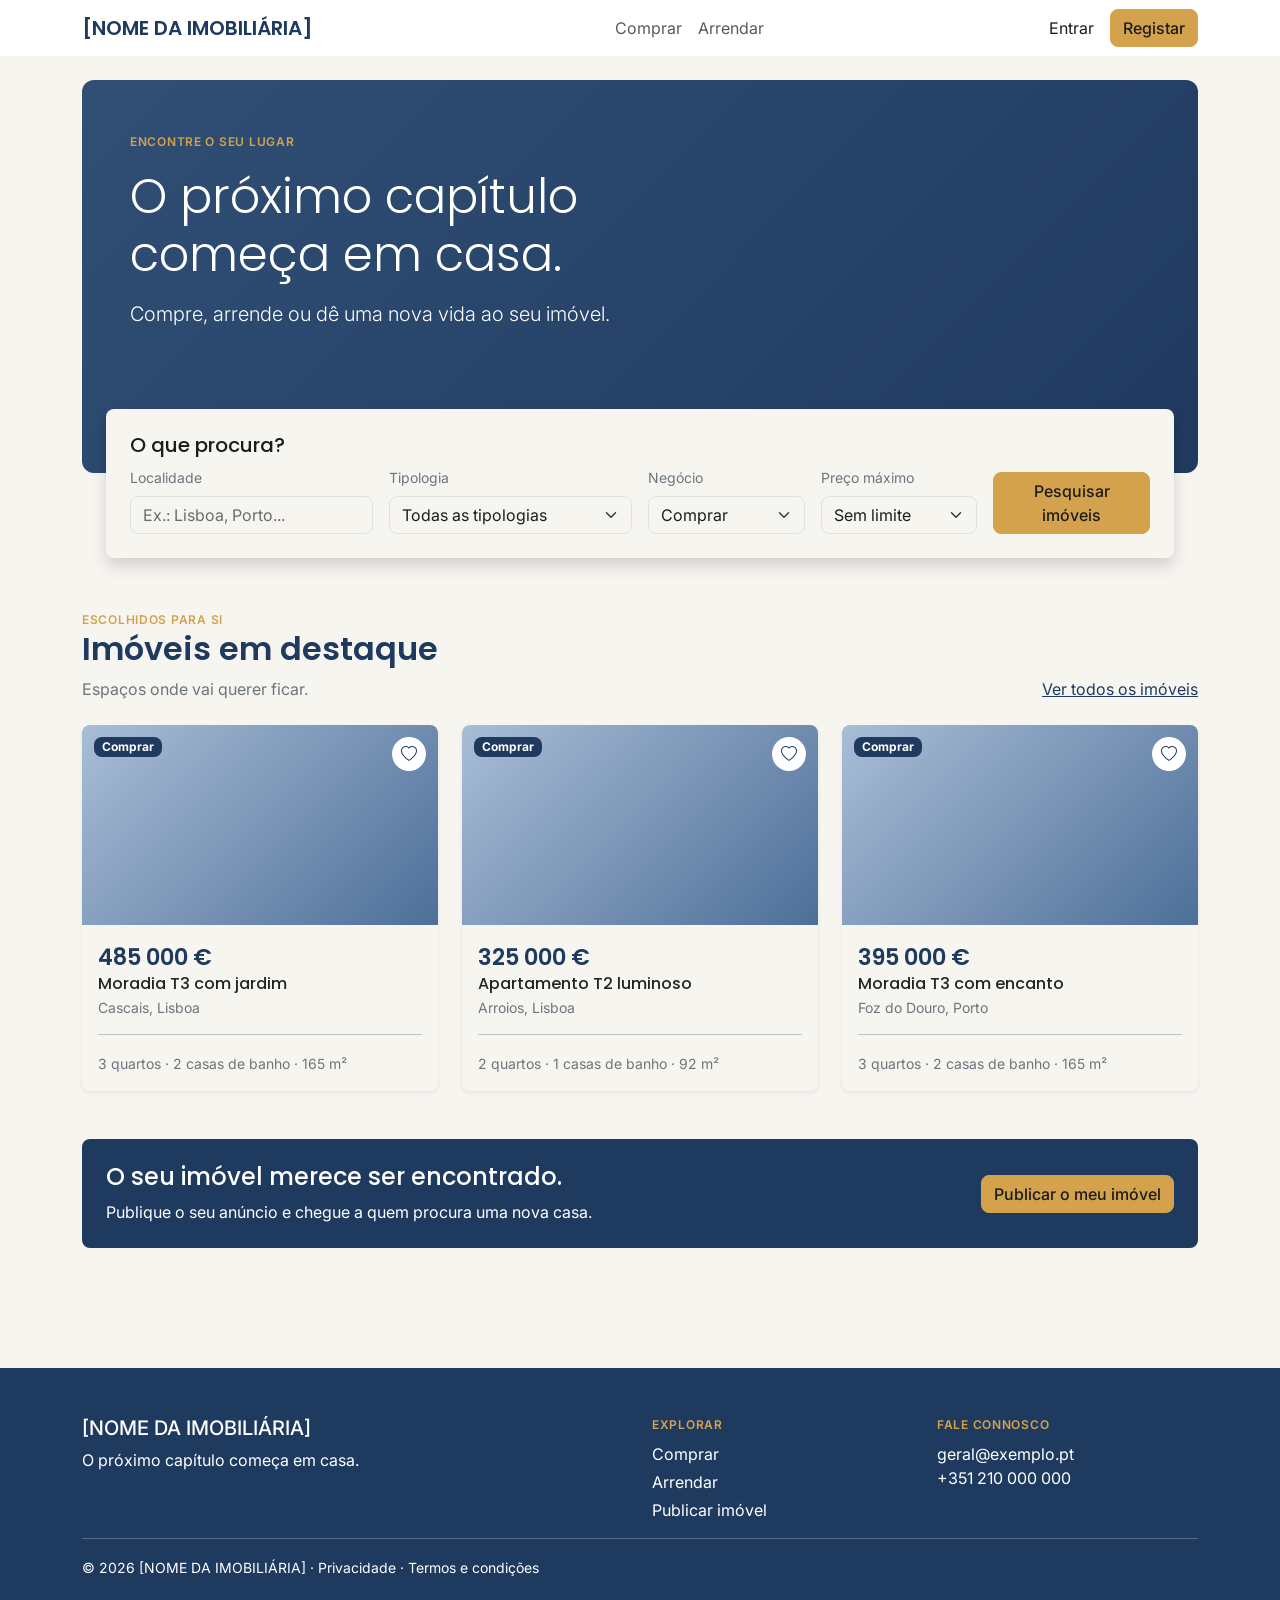
<file: imobiliaria/imobiliaria/index.html>
<!doctype html>
<html lang="pt-PT">
<head>
<meta charset="utf-8">
<meta name="viewport" content="width=device-width, initial-scale=1">
<title>Início · [NOME DA IMOBILIÁRIA]</title>
<link href="https://fonts.googleapis.com/css2?family=Inter:wght@400;500&family=Poppins:wght@500;600&display=swap" rel="stylesheet">
<link href="https://cdn.jsdelivr.net/npm/bootstrap@5.3.3/dist/css/bootstrap.min.css" rel="stylesheet">
<link href="https://cdn.jsdelivr.net/npm/bootstrap-icons@1.11.3/font/bootstrap-icons.min.css" rel="stylesheet">
<link href="css/estilo.css" rel="stylesheet">
</head>
<body>

<nav class="navbar navbar-expand-lg bg-white sticky-top">
  <div class="container">
    <a class="navbar-brand" href="index.html">[NOME DA IMOBILIÁRIA]</a>
    <button class="navbar-toggler" data-bs-toggle="collapse" data-bs-target="#menu" aria-label="Abrir menu"><span class="navbar-toggler-icon"></span></button>
    <div class="collapse navbar-collapse" id="menu">
      <ul class="navbar-nav mx-lg-auto">
        <li class="nav-item"><a class="nav-link" href="imoveis.html">Comprar</a></li>
        <li class="nav-item"><a class="nav-link" href="imoveis.html">Arrendar</a></li>
      </ul>
      <div class="d-flex align-items-center gap-3">
        <a class="nav-link" href="entrar.html">Entrar</a>
        <a class="btn btn-ouro" href="registo.html">Registar</a>
      </div>
    </div>
  </div>
</nav>

<main class="container py-4">
<section>
  <div class="hero p-4 p-md-5 pb-5">
    <div class="pb-5">
      <span class="eyebrow">Encontre o seu lugar</span>
      <h1 class="display-5 my-3">O próximo capítulo<br>começa em casa.</h1>
      <p class="lead mb-5">Compre, arrende ou dê uma nova vida ao seu imóvel.</p>
    </div>
  </div>
  <div class="card shadow border-0 p-4 mx-md-4 pesquisa">
    <h2 class="h5">O que procura?</h2>
    <form class="row g-3 align-items-end" onsubmit="location.href='imoveis.html';return false">
      <div class="col-md-3"><label class="form-label small text-secondary">Localidade</label><input class="form-control" placeholder="Ex.: Lisboa, Porto..."></div>
      <div class="col-md-3"><label class="form-label small text-secondary">Tipologia</label><select class="form-select"><option>Todas as tipologias<option>T1<option>T2<option>T3<option>Moradia</select></div>
      <div class="col-md-2"><label class="form-label small text-secondary">Negócio</label><select class="form-select"><option>Comprar<option>Arrendar</select></div>
      <div class="col-md-2"><label class="form-label small text-secondary">Preço máximo</label><select class="form-select"><option>Sem limite<option>300 000 €<option>600 000 €</select></div>
      <div class="col-md-2"><button class="btn btn-ouro w-100">Pesquisar imóveis</button></div>
    </form>
  </div>
  <div class="d-flex justify-content-between align-items-end mt-5 mb-4">
    <div><span class="eyebrow">Escolhidos para si</span><h2>Imóveis em destaque</h2><p class="text-secondary mb-0">Espaços onde vai querer ficar.</p></div>
    <a href="imoveis.html">Ver todos os imóveis</a>
  </div>
  <div class="row row-cols-1 row-cols-md-3 g-4" id="destaques"></div>
  <div class="bg-primary text-white rounded-3 p-4 d-md-flex justify-content-between align-items-center my-5">
    <div><h2 class="h4 text-white">O seu imóvel merece ser encontrado.</h2><p class="mb-0">Publique o seu anúncio e chegue a quem procura uma nova casa.</p></div>
    <a href="registo.html" class="btn btn-ouro mt-3 mt-md-0">Publicar o meu imóvel</a>
  </div>
</section>
</main>

<footer class="py-5 mt-5">
  <div class="container">
    <div class="row g-4">
      <div class="col-md-6"><div class="h5 text-white">[NOME DA IMOBILIÁRIA]</div><p class="mb-0">O próximo capítulo começa em casa.</p></div>
      <div class="col-6 col-md-3"><div class="eyebrow mb-2">Explorar</div><a class="d-block mb-1" href="imoveis.html">Comprar</a><a class="d-block mb-1" href="imoveis.html">Arrendar</a><a class="d-block" href="registo.html">Publicar imóvel</a></div>
      <div class="col-6 col-md-3"><div class="eyebrow mb-2">Fale connosco</div><div>geral@exemplo.pt</div><div>+351 210 000 000</div></div>
    </div>
    <hr><small>© 2026 [NOME DA IMOBILIÁRIA] · <a href="index.html">Privacidade</a> · <a href="index.html">Termos e condições</a></small>
  </div>
</footer>

<script src="https://cdn.jsdelivr.net/npm/bootstrap@5.3.3/dist/js/bootstrap.bundle.min.js"></script>
<script src="js/app.js"></script>
</body>
</html>
</file>
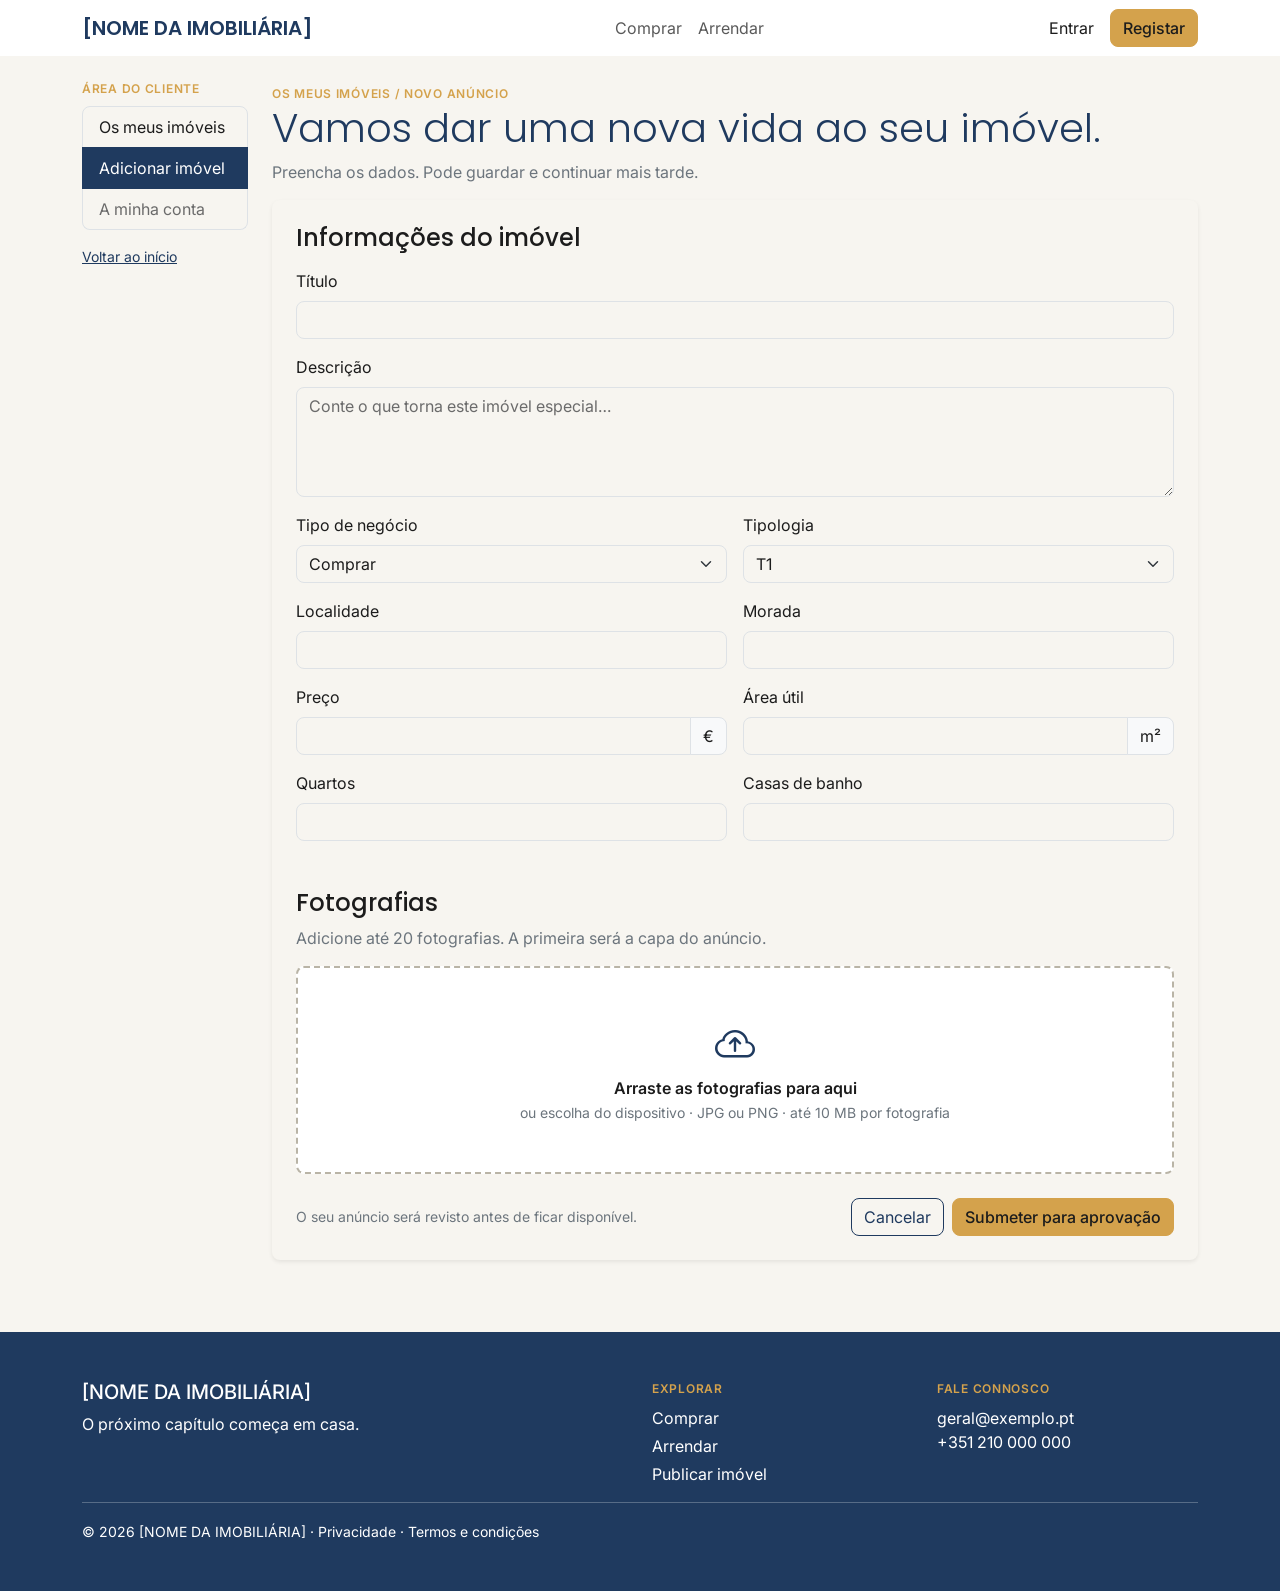
<file: imobiliaria/imobiliaria/adicionar.html>
<!doctype html>
<html lang="pt-PT">
<head>
<meta charset="utf-8">
<meta name="viewport" content="width=device-width, initial-scale=1">
<title>Adicionar imóvel · [NOME DA IMOBILIÁRIA]</title>
<link href="https://fonts.googleapis.com/css2?family=Inter:wght@400;500&family=Poppins:wght@500;600&display=swap" rel="stylesheet">
<link href="https://cdn.jsdelivr.net/npm/bootstrap@5.3.3/dist/css/bootstrap.min.css" rel="stylesheet">
<link href="https://cdn.jsdelivr.net/npm/bootstrap-icons@1.11.3/font/bootstrap-icons.min.css" rel="stylesheet">
<link href="css/estilo.css" rel="stylesheet">
</head>
<body>

<nav class="navbar navbar-expand-lg bg-white sticky-top">
  <div class="container">
    <a class="navbar-brand" href="index.html">[NOME DA IMOBILIÁRIA]</a>
    <button class="navbar-toggler" data-bs-toggle="collapse" data-bs-target="#menu" aria-label="Abrir menu"><span class="navbar-toggler-icon"></span></button>
    <div class="collapse navbar-collapse" id="menu">
      <ul class="navbar-nav mx-lg-auto">
        <li class="nav-item"><a class="nav-link" href="imoveis.html">Comprar</a></li>
        <li class="nav-item"><a class="nav-link" href="imoveis.html">Arrendar</a></li>
      </ul>
      <div class="d-flex align-items-center gap-3">
        <a class="nav-link" href="entrar.html">Entrar</a>
        <a class="btn btn-ouro" href="registo.html">Registar</a>
      </div>
    </div>
  </div>
</nav>

<main class="container py-4">
<section>
  <div class="row g-4">
    <aside class="col-lg-3 col-xl-2 menu"></aside>
    <div class="col-lg-9 col-xl-10">
      <span class="eyebrow">Os meus imóveis / Novo anúncio</span>
      <h1 class="display-6">Vamos dar uma nova vida ao seu imóvel.</h1>
      <p class="text-secondary">Preencha os dados. Pode guardar e continuar mais tarde.</p>
      <form class="card border-0 shadow-sm p-4" data-to="modal" novalidate>
        <h2 class="h4 mb-3">Informações do imóvel</h2>
        <div class="row g-3">
          <div class="col-12"><label class="form-label">Título</label><input class="form-control" required></div>
          <div class="col-12"><label class="form-label">Descrição</label><textarea class="form-control" rows="4" placeholder="Conte o que torna este imóvel especial…" required></textarea></div>
          <div class="col-md-6"><label class="form-label">Tipo de negócio</label><select class="form-select"><option>Comprar<option>Arrendar</select></div>
          <div class="col-md-6"><label class="form-label">Tipologia</label><select class="form-select"><option>T1<option>T2<option>T3<option>Moradia</select></div>
          <div class="col-md-6"><label class="form-label">Localidade</label><input class="form-control" required></div>
          <div class="col-md-6"><label class="form-label">Morada</label><input class="form-control" required></div>
          <div class="col-md-6"><label class="form-label">Preço</label><div class="input-group"><input type="number" min="0" class="form-control" required><span class="input-group-text">€</span></div></div>
          <div class="col-md-6"><label class="form-label">Área útil</label><div class="input-group"><input type="number" min="0" class="form-control" required><span class="input-group-text">m²</span></div></div>
          <div class="col-md-6"><label class="form-label">Quartos</label><input type="number" min="0" class="form-control" required></div>
          <div class="col-md-6"><label class="form-label">Casas de banho</label><input type="number" min="0" class="form-control" required></div>
        </div>
        <h2 class="h4 mt-5">Fotografias</h2>
        <p class="text-secondary">Adicione até 20 fotografias. A primeira será a capa do anúncio.</p>
        <label class="dropzone d-block text-center p-5 rounded-3 bg-white">
          <i class="bi bi-cloud-arrow-up fs-1 text-primary"></i>
          <div class="fw-semibold">Arraste as fotografias para aqui</div>
          <small class="text-secondary">ou escolha do dispositivo · JPG ou PNG · até 10 MB por fotografia</small>
          <input type="file" class="d-none" multiple accept="image/jpeg,image/png">
        </label>
        <div class="d-md-flex justify-content-between align-items-center mt-4">
          <small class="text-secondary">O seu anúncio será revisto antes de ficar disponível.</small>
          <div class="d-flex gap-2 mt-3 mt-md-0"><a href="painel.html" class="btn btn-outline-primary">Cancelar</a><button class="btn btn-ouro">Submeter para aprovação</button></div>
        </div>
      </form>
    </div>
  </div>
</section>
</main>

<footer class="py-5 mt-5">
  <div class="container">
    <div class="row g-4">
      <div class="col-md-6"><div class="h5 text-white">[NOME DA IMOBILIÁRIA]</div><p class="mb-0">O próximo capítulo começa em casa.</p></div>
      <div class="col-6 col-md-3"><div class="eyebrow mb-2">Explorar</div><a class="d-block mb-1" href="imoveis.html">Comprar</a><a class="d-block mb-1" href="imoveis.html">Arrendar</a><a class="d-block" href="registo.html">Publicar imóvel</a></div>
      <div class="col-6 col-md-3"><div class="eyebrow mb-2">Fale connosco</div><div>geral@exemplo.pt</div><div>+351 210 000 000</div></div>
    </div>
    <hr><small>© 2026 [NOME DA IMOBILIÁRIA] · <a href="index.html">Privacidade</a> · <a href="index.html">Termos e condições</a></small>
  </div>
</footer>

<div class="modal fade" id="mEnviado" tabindex="-1"><div class="modal-dialog modal-dialog-centered"><div class="modal-content p-3">
  <div class="modal-body text-center">
    <i class="bi bi-check-circle-fill display-4" style="color:var(--ouro)"></i>
    <h2 class="h4 mt-2">Anúncio enviado!</h2>
    <p>O seu imóvel está pendente de aprovação.<br>Vamos revê-lo antes de o publicar.</p>
    <p class="small text-secondary">Pode acompanhar o estado no seu painel.</p>
    <a href="painel.html" class="btn btn-primary w-100" data-bs-dismiss="modal">Ver os meus imóveis</a>
  </div>
</div></div></div>

<script src="https://cdn.jsdelivr.net/npm/bootstrap@5.3.3/dist/js/bootstrap.bundle.min.js"></script>
<script src="js/app.js"></script>
</body>
</html>
</file>
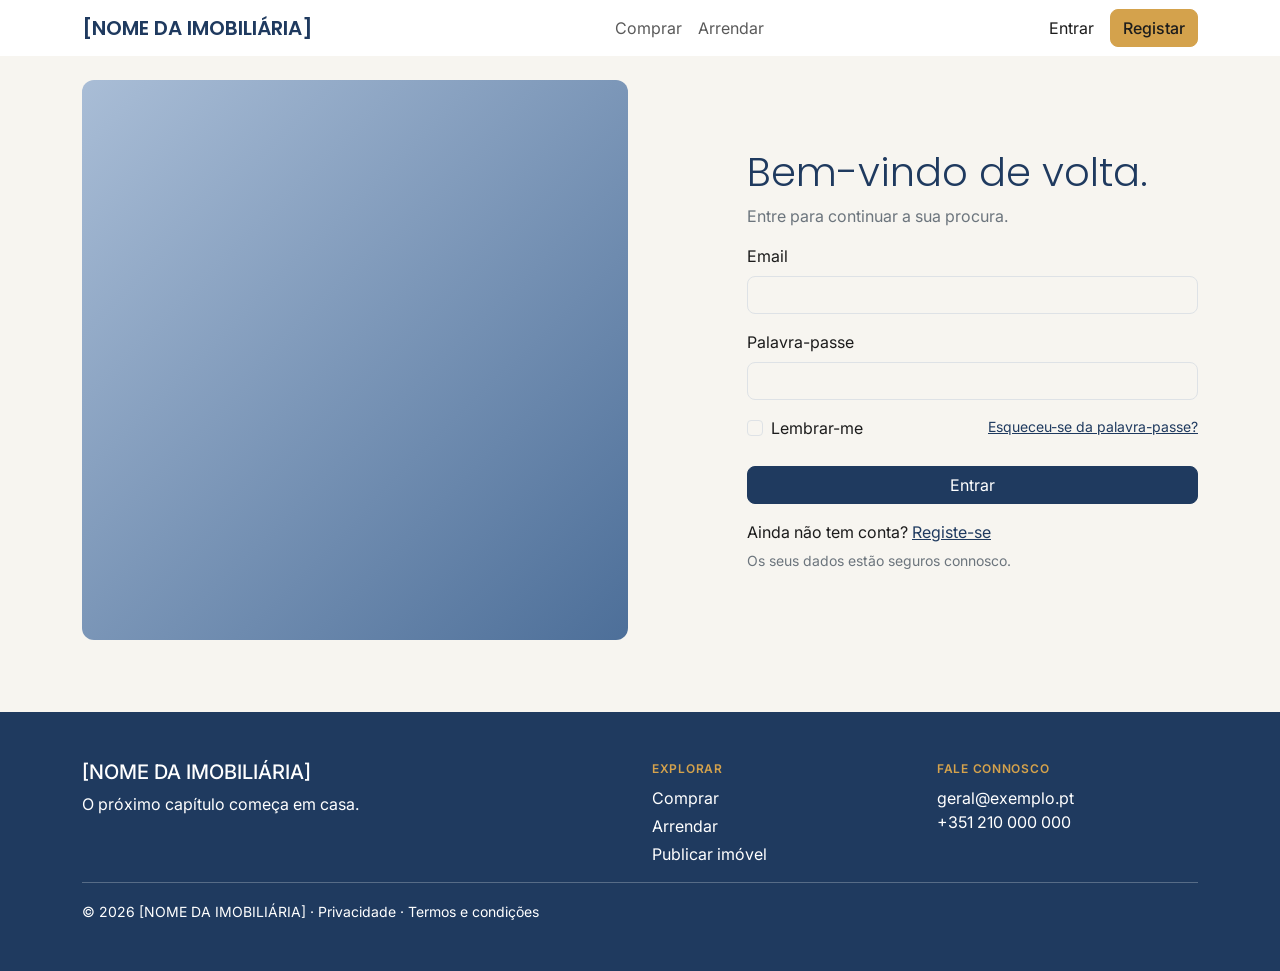
<file: imobiliaria/imobiliaria/entrar.html>
<!doctype html>
<html lang="pt-PT">
<head>
<meta charset="utf-8">
<meta name="viewport" content="width=device-width, initial-scale=1">
<title>Entrar · [NOME DA IMOBILIÁRIA]</title>
<link href="https://fonts.googleapis.com/css2?family=Inter:wght@400;500&family=Poppins:wght@500;600&display=swap" rel="stylesheet">
<link href="https://cdn.jsdelivr.net/npm/bootstrap@5.3.3/dist/css/bootstrap.min.css" rel="stylesheet">
<link href="https://cdn.jsdelivr.net/npm/bootstrap-icons@1.11.3/font/bootstrap-icons.min.css" rel="stylesheet">
<link href="css/estilo.css" rel="stylesheet">
</head>
<body>

<nav class="navbar navbar-expand-lg bg-white sticky-top">
  <div class="container">
    <a class="navbar-brand" href="index.html">[NOME DA IMOBILIÁRIA]</a>
    <button class="navbar-toggler" data-bs-toggle="collapse" data-bs-target="#menu" aria-label="Abrir menu"><span class="navbar-toggler-icon"></span></button>
    <div class="collapse navbar-collapse" id="menu">
      <ul class="navbar-nav mx-lg-auto">
        <li class="nav-item"><a class="nav-link" href="imoveis.html">Comprar</a></li>
        <li class="nav-item"><a class="nav-link" href="imoveis.html">Arrendar</a></li>
      </ul>
      <div class="d-flex align-items-center gap-3">
        <a class="nav-link" href="entrar.html">Entrar</a>
        <a class="btn btn-ouro" href="registo.html">Registar</a>
      </div>
    </div>
  </div>
</nav>

<main class="container py-4">
<section>
  <div class="row align-items-center g-4">
    <div class="col-lg-6 d-none d-lg-block"><div class="foto" style="height:560px;border-radius:.75rem"></div></div>
    <div class="col-lg-5 offset-lg-1">
      <h1 class="display-6">Bem-vindo de volta.</h1>
      <p class="text-secondary">Entre para continuar a sua procura.</p>
      <form data-to="painel.html" novalidate>
        <div class="mb-3"><label class="form-label">Email</label><input type="email" class="form-control" required></div>
        <div class="mb-3"><label class="form-label">Palavra-passe</label><input type="password" class="form-control" required></div>
        <div class="d-flex justify-content-between mb-4">
          <div class="form-check"><input class="form-check-input" type="checkbox" id="lembrar"><label class="form-check-label" for="lembrar">Lembrar-me</label></div>
          <a href="entrar.html" class="small">Esqueceu-se da palavra-passe?</a>
        </div>
        <button class="btn btn-primary w-100 mb-3">Entrar</button>
        <p class="mb-1">Ainda não tem conta? <a href="registo.html">Registe-se</a></p>
        <small class="text-secondary">Os seus dados estão seguros connosco.</small>
      </form>
    </div>
  </div>
</section>
</main>

<footer class="py-5 mt-5">
  <div class="container">
    <div class="row g-4">
      <div class="col-md-6"><div class="h5 text-white">[NOME DA IMOBILIÁRIA]</div><p class="mb-0">O próximo capítulo começa em casa.</p></div>
      <div class="col-6 col-md-3"><div class="eyebrow mb-2">Explorar</div><a class="d-block mb-1" href="imoveis.html">Comprar</a><a class="d-block mb-1" href="imoveis.html">Arrendar</a><a class="d-block" href="registo.html">Publicar imóvel</a></div>
      <div class="col-6 col-md-3"><div class="eyebrow mb-2">Fale connosco</div><div>geral@exemplo.pt</div><div>+351 210 000 000</div></div>
    </div>
    <hr><small>© 2026 [NOME DA IMOBILIÁRIA] · <a href="index.html">Privacidade</a> · <a href="index.html">Termos e condições</a></small>
  </div>
</footer>

<script src="https://cdn.jsdelivr.net/npm/bootstrap@5.3.3/dist/js/bootstrap.bundle.min.js"></script>
<script src="js/app.js"></script>
</body>
</html>
</file>
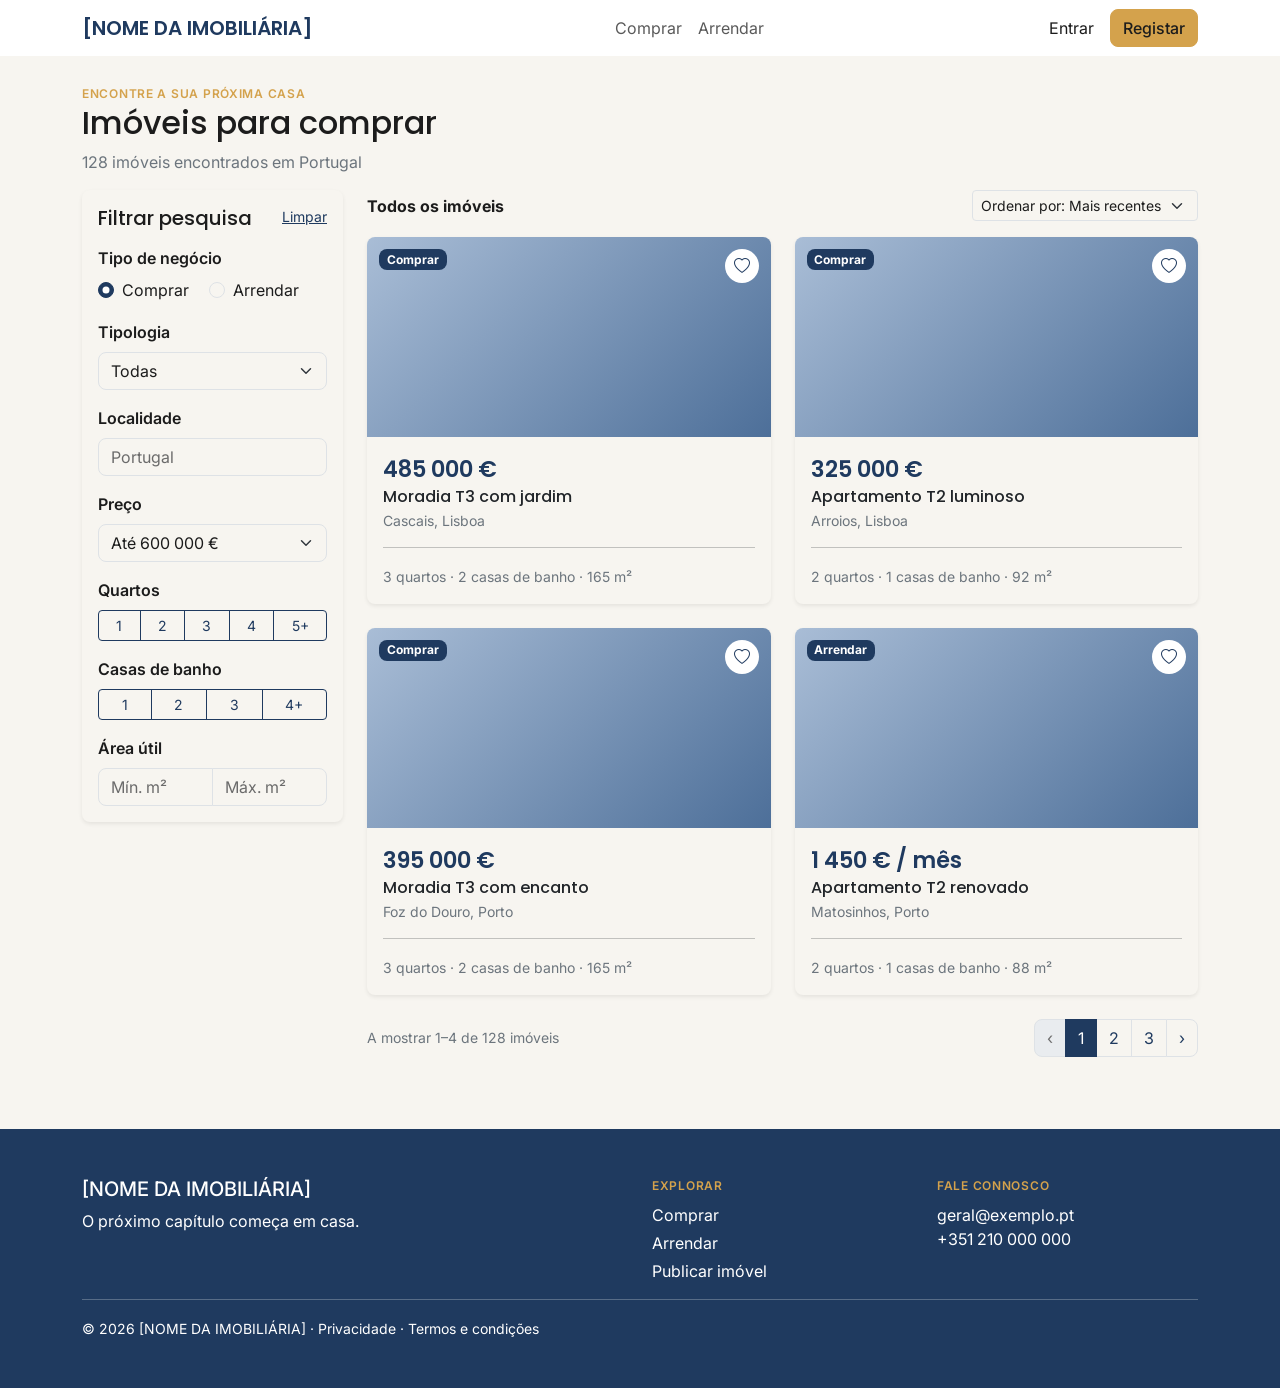
<file: imobiliaria/imobiliaria/imoveis.html>
<!doctype html>
<html lang="pt-PT">
<head>
<meta charset="utf-8">
<meta name="viewport" content="width=device-width, initial-scale=1">
<title>Imóveis · [NOME DA IMOBILIÁRIA]</title>
<link href="https://fonts.googleapis.com/css2?family=Inter:wght@400;500&family=Poppins:wght@500;600&display=swap" rel="stylesheet">
<link href="https://cdn.jsdelivr.net/npm/bootstrap@5.3.3/dist/css/bootstrap.min.css" rel="stylesheet">
<link href="https://cdn.jsdelivr.net/npm/bootstrap-icons@1.11.3/font/bootstrap-icons.min.css" rel="stylesheet">
<link href="css/estilo.css" rel="stylesheet">
</head>
<body>

<nav class="navbar navbar-expand-lg bg-white sticky-top">
  <div class="container">
    <a class="navbar-brand" href="index.html">[NOME DA IMOBILIÁRIA]</a>
    <button class="navbar-toggler" data-bs-toggle="collapse" data-bs-target="#menu" aria-label="Abrir menu"><span class="navbar-toggler-icon"></span></button>
    <div class="collapse navbar-collapse" id="menu">
      <ul class="navbar-nav mx-lg-auto">
        <li class="nav-item"><a class="nav-link" href="imoveis.html">Comprar</a></li>
        <li class="nav-item"><a class="nav-link" href="imoveis.html">Arrendar</a></li>
      </ul>
      <div class="d-flex align-items-center gap-3">
        <a class="nav-link" href="entrar.html">Entrar</a>
        <a class="btn btn-ouro" href="registo.html">Registar</a>
      </div>
    </div>
  </div>
</nav>

<main class="container py-4">
<section>
  <span class="eyebrow">Encontre a sua próxima casa</span>
  <h1 class="h2">Imóveis para comprar</h1>
  <p class="text-secondary">128 imóveis encontrados em Portugal</p>
  <button class="btn btn-outline-primary d-lg-none mb-3" data-bs-toggle="collapse" data-bs-target="#filtros"><i class="bi bi-sliders"></i> Filtros</button>
  <div class="row g-4">
    <aside class="col-lg-3">
      <form id="filtros" class="collapse d-lg-block card border-0 shadow-sm p-3">
        <div class="d-flex justify-content-between mb-3"><h2 class="h5 mb-0">Filtrar pesquisa</h2><a href="imoveis.html" class="small">Limpar</a></div>
        <label class="form-label fw-semibold">Tipo de negócio</label>
        <div class="mb-3">
          <div class="form-check form-check-inline"><input class="form-check-input" type="radio" name="neg" id="n1" checked><label class="form-check-label" for="n1">Comprar</label></div>
          <div class="form-check form-check-inline"><input class="form-check-input" type="radio" name="neg" id="n2"><label class="form-check-label" for="n2">Arrendar</label></div>
        </div>
        <label class="form-label fw-semibold">Tipologia</label>
        <select class="form-select mb-3"><option>Todas<option>T1<option>T2<option>T3<option>Moradia</select>
        <label class="form-label fw-semibold">Localidade</label>
        <input class="form-control mb-3" placeholder="Portugal">
        <label class="form-label fw-semibold">Preço</label>
        <select class="form-select mb-3"><option>Até 600 000 €<option>Até 300 000 €<option>Sem limite</select>
        <label class="form-label fw-semibold">Quartos</label>
        <div class="btn-group w-100 mb-3" data-g="q:1,2,3,4,5+"></div>
        <label class="form-label fw-semibold">Casas de banho</label>
        <div class="btn-group w-100 mb-3" data-g="b:1,2,3,4+"></div>
        <label class="form-label fw-semibold">Área útil</label>
        <div class="input-group"><input class="form-control" placeholder="Mín. m²"><input class="form-control" placeholder="Máx. m²"></div>
      </form>
    </aside>
    <div class="col-lg-9">
      <div class="d-flex justify-content-between align-items-center mb-3">
        <strong>Todos os imóveis</strong>
        <select class="form-select form-select-sm w-auto"><option>Ordenar por: Mais recentes<option>Preço: mais baixo<option>Preço: mais alto</select>
      </div>
      <div class="row row-cols-1 row-cols-md-2 g-4" id="lista"></div>
      <nav class="d-flex justify-content-between align-items-center mt-4">
        <small class="text-secondary">A mostrar 1–4 de 128 imóveis</small>
        <ul class="pagination mb-0">
          <li class="page-item disabled"><a class="page-link">‹</a></li>
          <li class="page-item active"><a class="page-link" href="imoveis.html">1</a></li>
          <li class="page-item"><a class="page-link" href="imoveis.html">2</a></li>
          <li class="page-item"><a class="page-link" href="imoveis.html">3</a></li>
          <li class="page-item"><a class="page-link" href="imoveis.html">›</a></li>
        </ul>
      </nav>
    </div>
  </div>
</section>
</main>

<footer class="py-5 mt-5">
  <div class="container">
    <div class="row g-4">
      <div class="col-md-6"><div class="h5 text-white">[NOME DA IMOBILIÁRIA]</div><p class="mb-0">O próximo capítulo começa em casa.</p></div>
      <div class="col-6 col-md-3"><div class="eyebrow mb-2">Explorar</div><a class="d-block mb-1" href="imoveis.html">Comprar</a><a class="d-block mb-1" href="imoveis.html">Arrendar</a><a class="d-block" href="registo.html">Publicar imóvel</a></div>
      <div class="col-6 col-md-3"><div class="eyebrow mb-2">Fale connosco</div><div>geral@exemplo.pt</div><div>+351 210 000 000</div></div>
    </div>
    <hr><small>© 2026 [NOME DA IMOBILIÁRIA] · <a href="index.html">Privacidade</a> · <a href="index.html">Termos e condições</a></small>
  </div>
</footer>

<script src="https://cdn.jsdelivr.net/npm/bootstrap@5.3.3/dist/js/bootstrap.bundle.min.js"></script>
<script src="js/app.js"></script>
</body>
</html>
</file>
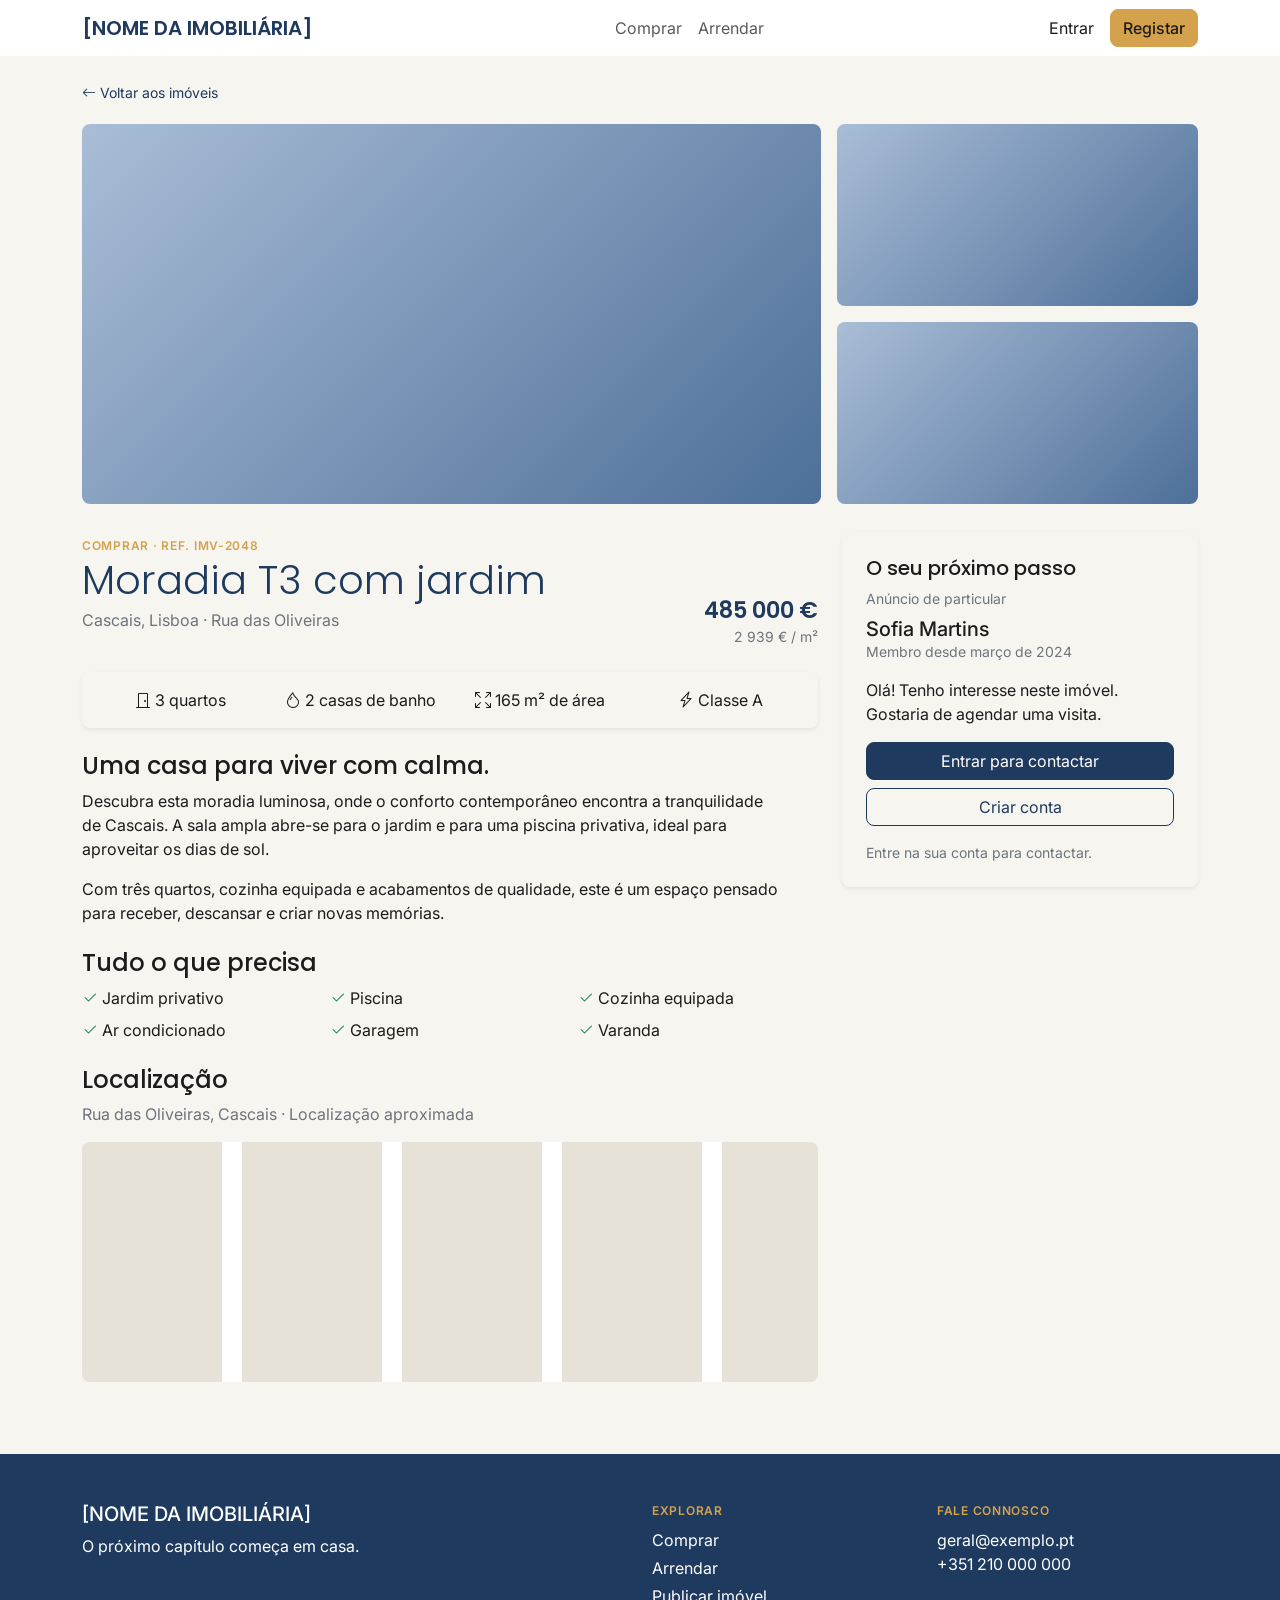
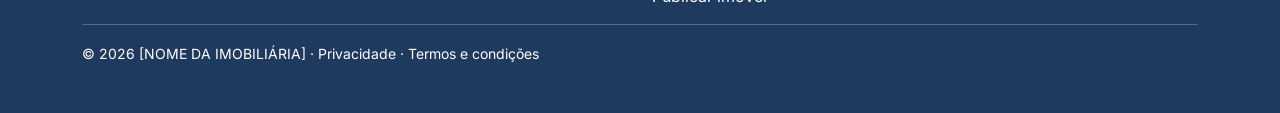
<file: imobiliaria/imobiliaria/imovel.html>
<!doctype html>
<html lang="pt-PT">
<head>
<meta charset="utf-8">
<meta name="viewport" content="width=device-width, initial-scale=1">
<title>Moradia T3 com jardim · [NOME DA IMOBILIÁRIA]</title>
<link href="https://fonts.googleapis.com/css2?family=Inter:wght@400;500&family=Poppins:wght@500;600&display=swap" rel="stylesheet">
<link href="https://cdn.jsdelivr.net/npm/bootstrap@5.3.3/dist/css/bootstrap.min.css" rel="stylesheet">
<link href="https://cdn.jsdelivr.net/npm/bootstrap-icons@1.11.3/font/bootstrap-icons.min.css" rel="stylesheet">
<link href="css/estilo.css" rel="stylesheet">
</head>
<body>

<nav class="navbar navbar-expand-lg bg-white sticky-top">
  <div class="container">
    <a class="navbar-brand" href="index.html">[NOME DA IMOBILIÁRIA]</a>
    <button class="navbar-toggler" data-bs-toggle="collapse" data-bs-target="#menu" aria-label="Abrir menu"><span class="navbar-toggler-icon"></span></button>
    <div class="collapse navbar-collapse" id="menu">
      <ul class="navbar-nav mx-lg-auto">
        <li class="nav-item"><a class="nav-link" href="imoveis.html">Comprar</a></li>
        <li class="nav-item"><a class="nav-link" href="imoveis.html">Arrendar</a></li>
      </ul>
      <div class="d-flex align-items-center gap-3">
        <a class="nav-link" href="entrar.html">Entrar</a>
        <a class="btn btn-ouro" href="registo.html">Registar</a>
      </div>
    </div>
  </div>
</nav>

<main class="container py-4">
<section>
  <a href="imoveis.html" class="small text-decoration-none"><i class="bi bi-arrow-left"></i> Voltar aos imóveis</a>
  <div class="row g-3 my-1">
    <div class="col-lg-8"><div class="foto" style="height:380px"></div></div>
    <div class="col-lg-4"><div class="row g-3">
      <div class="col-6 col-lg-12"><div class="foto" style="height:182px"></div></div>
      <div class="col-6 col-lg-12"><div class="foto" style="height:182px"></div></div>
    </div></div>
  </div>
  <div class="row g-4 mt-1">
    <div class="col-lg-8">
      <span class="eyebrow">Comprar · Ref. IMV-2048</span>
      <div class="d-md-flex justify-content-between align-items-end">
        <div><h1 class="display-6 mb-1">Moradia T3 com jardim</h1><p class="text-secondary">Cascais, Lisboa · Rua das Oliveiras</p></div>
        <div class="text-md-end"><div class="preco display-6">485 000 €</div><small class="text-secondary">2 939 € / m²</small></div>
      </div>
      <div class="card border-0 shadow-sm p-3 my-4"><div class="row row-cols-2 row-cols-md-4 g-3 text-center">
        <div class="col"><i class="bi bi-door-closed"></i> 3 quartos</div>
        <div class="col"><i class="bi bi-droplet"></i> 2 casas de banho</div>
        <div class="col"><i class="bi bi-arrows-fullscreen"></i> 165 m² de área</div>
        <div class="col"><i class="bi bi-lightning-charge"></i> Classe A</div>
      </div></div>
      <h2 class="h4">Uma casa para viver com calma.</h2>
      <p style="max-width:70ch">Descubra esta moradia luminosa, onde o conforto contemporâneo encontra a tranquilidade de Cascais. A sala ampla abre-se para o jardim e para uma piscina privativa, ideal para aproveitar os dias de sol.</p>
      <p style="max-width:70ch">Com três quartos, cozinha equipada e acabamentos de qualidade, este é um espaço pensado para receber, descansar e criar novas memórias.</p>
      <h2 class="h4 mt-4">Tudo o que precisa</h2>
      <ul class="list-unstyled row row-cols-2 row-cols-md-3 g-2" id="extras"></ul>
      <h2 class="h4 mt-4">Localização</h2>
      <p class="text-secondary">Rua das Oliveiras, Cascais · Localização aproximada</p>
      <div class="mapa"></div>
    </div>
    <div class="col-lg-4">
      <div class="card border-0 shadow-sm p-4 position-sticky" style="top:90px">
        <h2 class="h5">O seu próximo passo</h2>
        <small class="text-secondary">Anúncio de particular</small>
        <div class="h5 mb-0 mt-2">Sofia Martins</div>
        <small class="text-secondary">Membro desde março de 2024</small>
        <p class="my-3">Olá! Tenho interesse neste imóvel.<br>Gostaria de agendar uma visita.</p>
        <a href="entrar.html" class="btn btn-primary mb-2">Entrar para contactar</a>
        <a href="registo.html" class="btn btn-outline-primary">Criar conta</a>
        <small class="text-secondary mt-3">Entre na sua conta para contactar.</small>
      </div>
    </div>
  </div>
</section>
</main>

<footer class="py-5 mt-5">
  <div class="container">
    <div class="row g-4">
      <div class="col-md-6"><div class="h5 text-white">[NOME DA IMOBILIÁRIA]</div><p class="mb-0">O próximo capítulo começa em casa.</p></div>
      <div class="col-6 col-md-3"><div class="eyebrow mb-2">Explorar</div><a class="d-block mb-1" href="imoveis.html">Comprar</a><a class="d-block mb-1" href="imoveis.html">Arrendar</a><a class="d-block" href="registo.html">Publicar imóvel</a></div>
      <div class="col-6 col-md-3"><div class="eyebrow mb-2">Fale connosco</div><div>geral@exemplo.pt</div><div>+351 210 000 000</div></div>
    </div>
    <hr><small>© 2026 [NOME DA IMOBILIÁRIA] · <a href="index.html">Privacidade</a> · <a href="index.html">Termos e condições</a></small>
  </div>
</footer>

<script src="https://cdn.jsdelivr.net/npm/bootstrap@5.3.3/dist/js/bootstrap.bundle.min.js"></script>
<script src="js/app.js"></script>
</body>
</html>
</file>
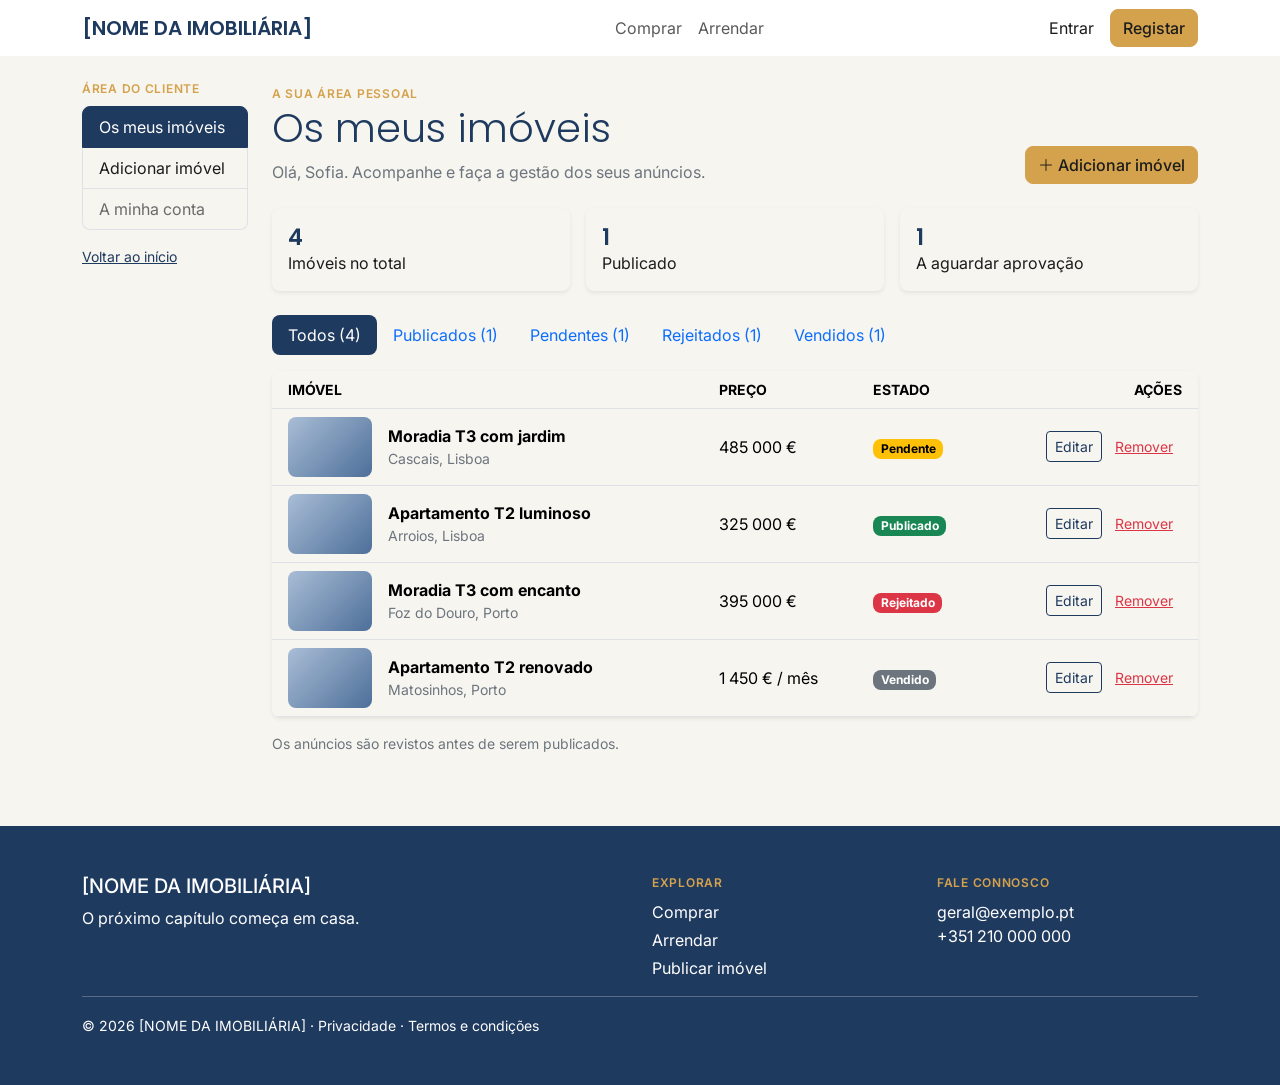
<file: imobiliaria/imobiliaria/painel.html>
<!doctype html>
<html lang="pt-PT">
<head>
<meta charset="utf-8">
<meta name="viewport" content="width=device-width, initial-scale=1">
<title>Os meus imóveis · [NOME DA IMOBILIÁRIA]</title>
<link href="https://fonts.googleapis.com/css2?family=Inter:wght@400;500&family=Poppins:wght@500;600&display=swap" rel="stylesheet">
<link href="https://cdn.jsdelivr.net/npm/bootstrap@5.3.3/dist/css/bootstrap.min.css" rel="stylesheet">
<link href="https://cdn.jsdelivr.net/npm/bootstrap-icons@1.11.3/font/bootstrap-icons.min.css" rel="stylesheet">
<link href="css/estilo.css" rel="stylesheet">
</head>
<body>

<nav class="navbar navbar-expand-lg bg-white sticky-top">
  <div class="container">
    <a class="navbar-brand" href="index.html">[NOME DA IMOBILIÁRIA]</a>
    <button class="navbar-toggler" data-bs-toggle="collapse" data-bs-target="#menu" aria-label="Abrir menu"><span class="navbar-toggler-icon"></span></button>
    <div class="collapse navbar-collapse" id="menu">
      <ul class="navbar-nav mx-lg-auto">
        <li class="nav-item"><a class="nav-link" href="imoveis.html">Comprar</a></li>
        <li class="nav-item"><a class="nav-link" href="imoveis.html">Arrendar</a></li>
      </ul>
      <div class="d-flex align-items-center gap-3">
        <a class="nav-link" href="entrar.html">Entrar</a>
        <a class="btn btn-ouro" href="registo.html">Registar</a>
      </div>
    </div>
  </div>
</nav>

<main class="container py-4">
<section>
  <div class="row g-4">
    <aside class="col-lg-3 col-xl-2 menu"></aside>
    <div class="col-lg-9 col-xl-10">
      <div class="d-md-flex justify-content-between align-items-end mb-4">
        <div><span class="eyebrow">A sua área pessoal</span><h1 class="display-6">Os meus imóveis</h1><p class="text-secondary mb-0">Olá, Sofia. Acompanhe e faça a gestão dos seus anúncios.</p></div>
        <a href="adicionar.html" class="btn btn-ouro mt-3 mt-md-0"><i class="bi bi-plus-lg"></i> Adicionar imóvel</a>
      </div>
      <div class="row g-3 mb-4">
        <div class="col-md-4"><div class="card border-0 shadow-sm p-3"><div class="preco display-6">4</div>Imóveis no total</div></div>
        <div class="col-md-4"><div class="card border-0 shadow-sm p-3"><div class="preco display-6">1</div>Publicado</div></div>
        <div class="col-md-4"><div class="card border-0 shadow-sm p-3"><div class="preco display-6">1</div>A aguardar aprovação</div></div>
      </div>
      <ul class="nav nav-pills flex-nowrap overflow-auto mb-3">
        <li class="nav-item"><a class="nav-link active" href="painel.html">Todos (4)</a></li>
        <li class="nav-item"><a class="nav-link" href="painel.html">Publicados (1)</a></li>
        <li class="nav-item"><a class="nav-link" href="painel.html">Pendentes (1)</a></li>
        <li class="nav-item"><a class="nav-link" href="painel.html">Rejeitados (1)</a></li>
        <li class="nav-item"><a class="nav-link" href="painel.html">Vendidos (1)</a></li>
      </ul>
      <div class="card border-0 shadow-sm table-responsive">
        <table class="table align-middle mb-0">
          <thead><tr class="small text-secondary"><th class="ps-3">IMÓVEL</th><th>PREÇO</th><th>ESTADO</th><th class="text-end pe-3">AÇÕES</th></tr></thead>
          <tbody id="linhas"></tbody>
        </table>
      </div>
      <small class="text-secondary d-block mt-3">Os anúncios são revistos antes de serem publicados.</small>
    </div>
  </div>
</section>
</main>

<footer class="py-5 mt-5">
  <div class="container">
    <div class="row g-4">
      <div class="col-md-6"><div class="h5 text-white">[NOME DA IMOBILIÁRIA]</div><p class="mb-0">O próximo capítulo começa em casa.</p></div>
      <div class="col-6 col-md-3"><div class="eyebrow mb-2">Explorar</div><a class="d-block mb-1" href="imoveis.html">Comprar</a><a class="d-block mb-1" href="imoveis.html">Arrendar</a><a class="d-block" href="registo.html">Publicar imóvel</a></div>
      <div class="col-6 col-md-3"><div class="eyebrow mb-2">Fale connosco</div><div>geral@exemplo.pt</div><div>+351 210 000 000</div></div>
    </div>
    <hr><small>© 2026 [NOME DA IMOBILIÁRIA] · <a href="index.html">Privacidade</a> · <a href="index.html">Termos e condições</a></small>
  </div>
</footer>

<div class="modal fade" id="mRemover" tabindex="-1"><div class="modal-dialog modal-dialog-centered"><div class="modal-content p-3">
  <div class="modal-body">
    <h2 class="h4">Remover este anúncio?</h2>
    <p>O anúncio deixará de estar disponível.<br>Esta ação não pode ser anulada.</p>
    <div class="d-grid gap-2"><button class="btn btn-outline-primary" data-bs-dismiss="modal">Cancelar</button><button class="btn btn-danger" data-bs-dismiss="modal">Remover anúncio</button></div>
  </div>
</div></div></div>

<script src="https://cdn.jsdelivr.net/npm/bootstrap@5.3.3/dist/js/bootstrap.bundle.min.js"></script>
<script src="js/app.js"></script>
</body>
</html>
</file>
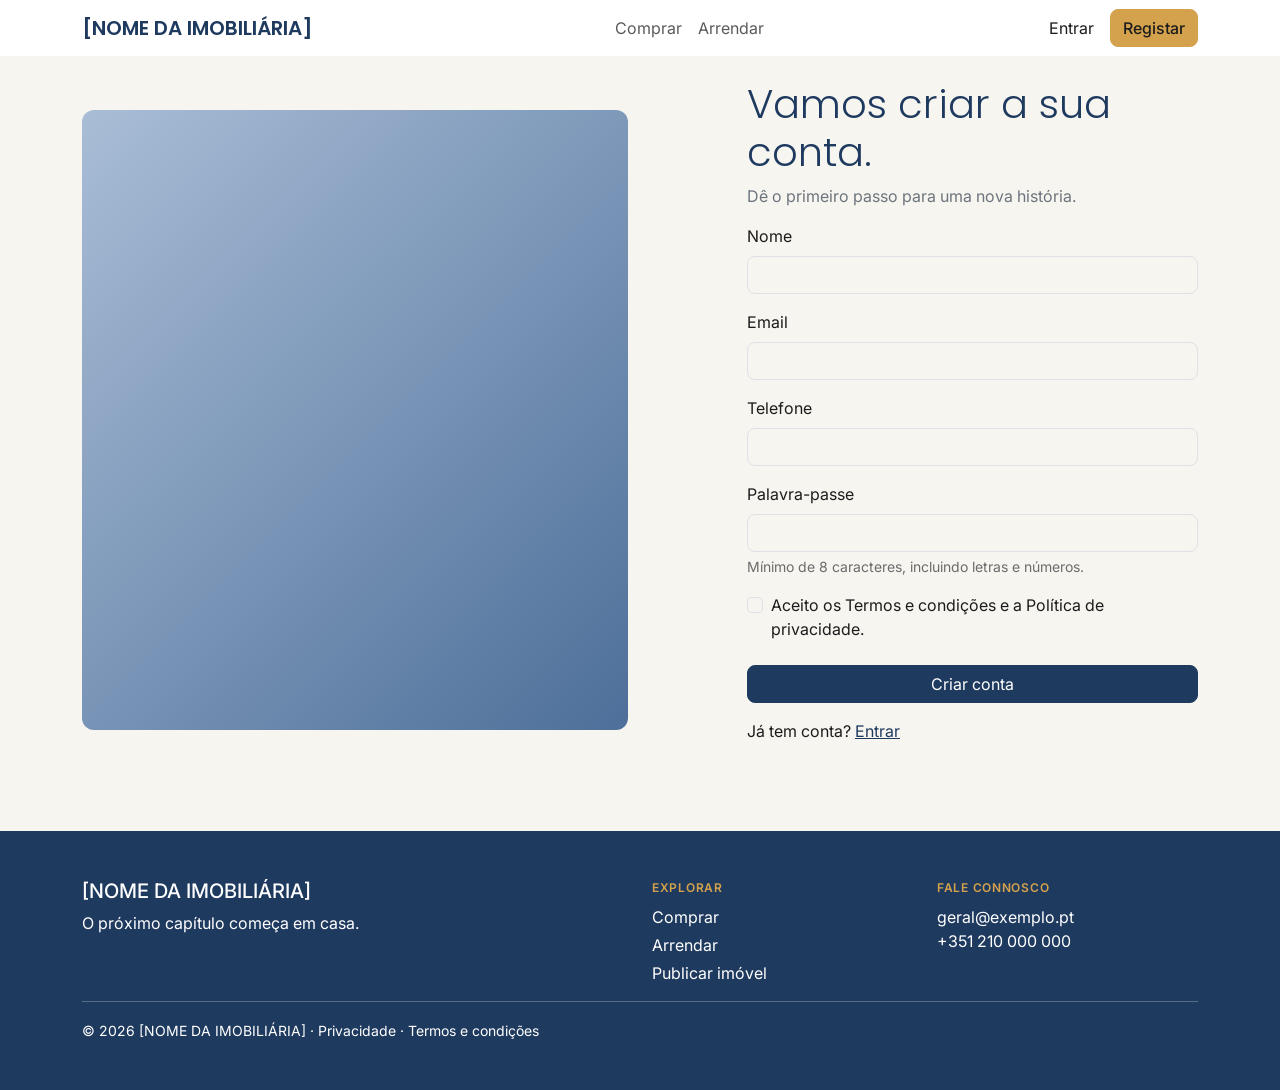
<file: imobiliaria/imobiliaria/registo.html>
<!doctype html>
<html lang="pt-PT">
<head>
<meta charset="utf-8">
<meta name="viewport" content="width=device-width, initial-scale=1">
<title>Criar conta · [NOME DA IMOBILIÁRIA]</title>
<link href="https://fonts.googleapis.com/css2?family=Inter:wght@400;500&family=Poppins:wght@500;600&display=swap" rel="stylesheet">
<link href="https://cdn.jsdelivr.net/npm/bootstrap@5.3.3/dist/css/bootstrap.min.css" rel="stylesheet">
<link href="https://cdn.jsdelivr.net/npm/bootstrap-icons@1.11.3/font/bootstrap-icons.min.css" rel="stylesheet">
<link href="css/estilo.css" rel="stylesheet">
</head>
<body>

<nav class="navbar navbar-expand-lg bg-white sticky-top">
  <div class="container">
    <a class="navbar-brand" href="index.html">[NOME DA IMOBILIÁRIA]</a>
    <button class="navbar-toggler" data-bs-toggle="collapse" data-bs-target="#menu" aria-label="Abrir menu"><span class="navbar-toggler-icon"></span></button>
    <div class="collapse navbar-collapse" id="menu">
      <ul class="navbar-nav mx-lg-auto">
        <li class="nav-item"><a class="nav-link" href="imoveis.html">Comprar</a></li>
        <li class="nav-item"><a class="nav-link" href="imoveis.html">Arrendar</a></li>
      </ul>
      <div class="d-flex align-items-center gap-3">
        <a class="nav-link" href="entrar.html">Entrar</a>
        <a class="btn btn-ouro" href="registo.html">Registar</a>
      </div>
    </div>
  </div>
</nav>

<main class="container py-4">
<section>
  <div class="row align-items-center g-4">
    <div class="col-lg-6 d-none d-lg-block"><div class="foto" style="height:620px;border-radius:.75rem"></div></div>
    <div class="col-lg-5 offset-lg-1">
      <h1 class="display-6">Vamos criar a sua conta.</h1>
      <p class="text-secondary">Dê o primeiro passo para uma nova história.</p>
      <form data-to="painel.html" novalidate>
        <div class="mb-3"><label class="form-label">Nome</label><input class="form-control" required></div>
        <div class="mb-3"><label class="form-label">Email</label><input type="email" class="form-control" required></div>
        <div class="mb-3"><label class="form-label">Telefone</label><input type="tel" class="form-control" required></div>
        <div class="mb-3"><label class="form-label">Palavra-passe</label><input type="password" class="form-control" minlength="8" required><div class="form-text">Mínimo de 8 caracteres, incluindo letras e números.</div></div>
        <div class="form-check mb-4"><input class="form-check-input" type="checkbox" id="termos" required><label class="form-check-label" for="termos">Aceito os Termos e condições e a Política de privacidade.</label></div>
        <button class="btn btn-primary w-100 mb-3">Criar conta</button>
        <p>Já tem conta? <a href="entrar.html">Entrar</a></p>
      </form>
    </div>
  </div>
</section>
</main>

<footer class="py-5 mt-5">
  <div class="container">
    <div class="row g-4">
      <div class="col-md-6"><div class="h5 text-white">[NOME DA IMOBILIÁRIA]</div><p class="mb-0">O próximo capítulo começa em casa.</p></div>
      <div class="col-6 col-md-3"><div class="eyebrow mb-2">Explorar</div><a class="d-block mb-1" href="imoveis.html">Comprar</a><a class="d-block mb-1" href="imoveis.html">Arrendar</a><a class="d-block" href="registo.html">Publicar imóvel</a></div>
      <div class="col-6 col-md-3"><div class="eyebrow mb-2">Fale connosco</div><div>geral@exemplo.pt</div><div>+351 210 000 000</div></div>
    </div>
    <hr><small>© 2026 [NOME DA IMOBILIÁRIA] · <a href="index.html">Privacidade</a> · <a href="index.html">Termos e condições</a></small>
  </div>
</footer>

<script src="https://cdn.jsdelivr.net/npm/bootstrap@5.3.3/dist/js/bootstrap.bundle.min.js"></script>
<script src="js/app.js"></script>
</body>
</html>
</file>
<file: imobiliaria/imobiliaria/css/estilo.css>
/* Sistema visual do Figma: #1F3A5F #D4A24C #F7F5F0 #1C1C1C #6B6B6B #FFFFFF */
:root{--bs-primary:#1F3A5F;--bs-primary-rgb:31,58,95;--bs-link-color-rgb:31,58,95;--bs-body-bg:#F7F5F0;--bs-body-color:#1C1C1C;--bs-secondary-color:#6B6B6B;--bs-body-font-family:Inter,sans-serif;--bs-border-radius:.5rem;--ouro:#D4A24C}
h1,h2,h3,h4,h5,.preco,.navbar-brand{font-family:Poppins,sans-serif;font-weight:600;color:var(--bs-primary)}
.btn-primary,.btn-outline-primary{--bs-btn-color:#fff;--bs-btn-bg:#1F3A5F;--bs-btn-border-color:#1F3A5F;--bs-btn-hover-bg:#17304f;--bs-btn-hover-border-color:#17304f;--bs-btn-active-bg:#17304f}
.btn-outline-primary{--bs-btn-color:#1F3A5F;--bs-btn-bg:transparent;--bs-btn-hover-color:#fff;--bs-btn-active-color:#fff;--bs-btn-active-border-color:#1F3A5F}
.btn-ouro{--bs-btn-color:#1C1C1C;--bs-btn-bg:#D4A24C;--bs-btn-border-color:#D4A24C;--bs-btn-hover-color:#1C1C1C;--bs-btn-hover-bg:#c4923d;--bs-btn-hover-border-color:#c4923d;--bs-btn-active-color:#1C1C1C;--bs-btn-active-bg:#b8862f;--bs-btn-active-border-color:#b8862f;font-weight:500}
.form-check-input:checked{background-color:#1F3A5F;border-color:#1F3A5F}
.nav-pills{--bs-nav-pills-link-active-bg:#1F3A5F}
.list-group{--bs-list-group-active-bg:#1F3A5F;--bs-list-group-active-border-color:#1F3A5F}
.pagination{--bs-pagination-color:#1F3A5F;--bs-pagination-active-bg:#1F3A5F;--bs-pagination-active-border-color:#1F3A5F}
.eyebrow{color:var(--ouro);font-size:.75rem;font-weight:600;text-transform:uppercase;letter-spacing:.06em}
.hero{background:linear-gradient(rgba(31,58,95,.7),rgba(31,58,95,.7)),linear-gradient(135deg,#5a7ea8,#1F3A5F);/* trocar por background-image:url(img/hero.jpg) */color:#fff;border-radius:.75rem}
.hero h1{color:#fff}
.pesquisa{margin-top:-4rem}
.foto{position:relative;background:linear-gradient(135deg,#a9bdd6,#4d6f99);border-radius:.5rem} /* trocar por <img class="img-fluid"> */
.imovel .foto{height:200px;border-radius:.5rem .5rem 0 0}
.imovel .badge{position:absolute;top:12px;left:12px}
.fav{position:absolute;top:12px;right:12px;width:34px;height:34px;border-radius:50%;background:#fff;display:grid;place-items:center;color:var(--bs-primary)}
.preco{font-size:1.4rem}
.mini{width:84px;height:60px;flex:none}
.mapa{height:240px;background:#e6e2d8 repeating-linear-gradient(90deg,transparent 0 140px,#fff 140px 160px);border-radius:.5rem}
.dropzone{border:2px dashed #b9b4a6!important;cursor:pointer}
footer{background:var(--bs-primary);color:#fff}
footer a{color:#fff;text-decoration:none}
</file>
